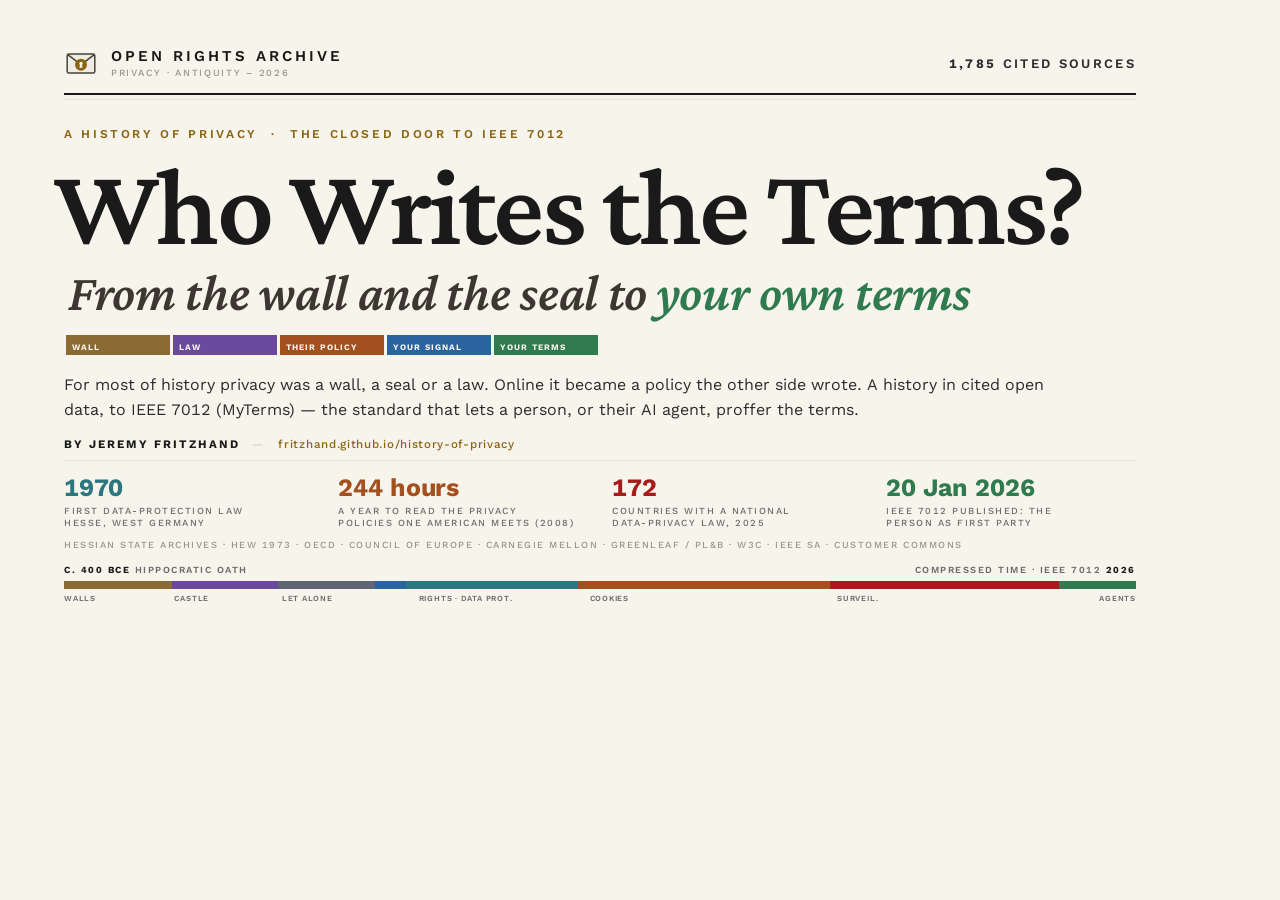
<file: tools/og-card.html>
<!DOCTYPE html>
<!--
  Source for assets/og-image.png — the 1200x630 Open Graph share card.

  Regenerate after editing:
    node tools/render-card.mjs
  which renders this file at 2x and downsamples to exactly 1200x630, the size
  index.html declares in og:image:width / og:image:height.

  Keep it self-contained: only the Google Fonts link may be remote, because the
  renderer has no other network affordance and a missing asset would ship as a
  hole in every unfurl.
-->
<html lang="en">
<head>
<meta charset="UTF-8" />
<title>Who Writes the Terms? — Open Rights Archive</title>
<link rel="preconnect" href="https://fonts.googleapis.com" />
<link rel="preconnect" href="https://fonts.gstatic.com" crossorigin />
<link href="https://fonts.googleapis.com/css2?family=Crimson+Pro:ital,wght@0,400;0,500;0,600;0,700;1,400;1,600&family=Work+Sans:ital,wght@0,400;0,500;0,600;0,700;1,400&display=swap" rel="stylesheet" />
<style>
  *, *::before, *::after { box-sizing: border-box; margin: 0; padding: 0; }
  html, body { width: 1200px; height: 630px; overflow: hidden; }
  body {
    background: #F7F4EC; color: #1A1814;
    font-family: 'Work Sans', system-ui, -apple-system, 'Segoe UI', sans-serif;
    -webkit-font-smoothing: antialiased;
    font-variant-numeric: tabular-nums; font-feature-settings: 'tnum' 1;
  }
  /* One tracking scale, in em, instead of nine hand-nudged px values. */
  .t1 { letter-spacing: .16em } .t2 { letter-spacing: .18em }
  .t3 { letter-spacing: .20em } .t4 { letter-spacing: .22em }

  .card { width: 1200px; height: 630px; padding: 46px 64px 44px; display: flex; flex-direction: column; }
  .card > * { flex: 0 0 auto; }

  .masthead { display: flex; align-items: center; justify-content: space-between; }
  .imprint { display: flex; align-items: center; gap: 13px; }
  .mark { width: 34px; height: 34px; flex-shrink: 0; display: block; }
  .imprint-text { display: flex; flex-direction: column; gap: 4px; }
  .imprint-name { font-size: 15px; font-weight: 600; text-transform: uppercase; line-height: 1; }
  .imprint-sub  { font-size: 9.5px; font-weight: 500; text-transform: uppercase; color: #9A9488; line-height: 1; }
  /* One line, large enough to survive a 300px unfurl. */
  .provenance { font-size: 13px; font-weight: 600; text-transform: uppercase; color: #2B2B2B; line-height: 1; }
  .provenance b { font-weight: 700; }

  .rules { margin-top: 13px; }
  .rule-heavy { height: 2px; background: #1A1A1A; }
  .rule-hair  { height: 1px; background: #E4E1DA; margin-top: 4px; }

  .head { margin-top: 28px; }
  .kicker { font-size: 12px; font-weight: 600; text-transform: uppercase; color: #8A6412; line-height: 1; }
  /* Optical alignment: the D's stem sits inside its side bearing, so the
     glyph has to hang left to meet the rule. Same for the italic A below. */
  h1 {
    margin-top: 15px; margin-left: -10px;
    font-family: 'Crimson Pro', Georgia, 'Times New Roman', serif;
    font-size: 112px; font-weight: 600; line-height: .92;
    letter-spacing: -.024em; color: #1A1A1A;
  }
  .deck {
    margin-top: 8px; margin-left: 4px;
    font-family: 'Crimson Pro', Georgia, 'Times New Roman', serif;
    font-size: 52px; font-weight: 600; font-style: italic;
    line-height: 1.02; letter-spacing: -.006em; color: #3C3831;
  }

  .standfirst { margin-top: 18px; max-width: 1010px; font-size: 16px; line-height: 1.55; color: #2B2B2B; }

  .byline {
    margin-top: 16px; display: flex; align-items: baseline; gap: 12px;
    font-size: 11.5px; text-transform: uppercase; color: #6B6B6B; line-height: 1;
  }
  .byline .name { font-weight: 700; color: #1A1A1A; }
  .byline .sep { color: #C9C4B8; }
  .byline .url { color: #8A6412; font-weight: 500; text-transform: none; letter-spacing: .06em; }

  .spacer { flex: 1 1 auto !important; min-height: 10px; }

  .foot-rule { height: 1px; background: #E4E1DA; }
  /* A grid, so the rail survives a label rewrite. */
  .figures { display: grid; grid-template-columns: repeat(4, 1fr); gap: 24px; margin-top: 14px; }
  .fig-item  { min-width: 0; }
  .fig-num   { font-size: 25px; font-weight: 700; line-height: 1; letter-spacing: -.01em; white-space: nowrap; }
  /* A fixed two-line box so the four labels share a baseline whatever they say. */
  .fig-label { margin-top: 5px; min-height: 24px; font-size: 9.4px; font-weight: 500; text-transform: uppercase; color: #6B6B6B; line-height: 1.25; }
  .fig-a .fig-num { color: #2C7680; }
  .fig-b .fig-num { color: #A4501E; }
  .fig-c .fig-num { color: #A61B1B; }
  .fig-d .fig-num { color: #2F7A4E; }
  /* The thesis strip beside the title: who has written the terms. */
  .terms { display: flex; gap: 3px; margin: 16px 0 0 2px; }
  .terms span { width: 104px; height: 20px; display: flex; align-items: flex-end; padding: 0 0 3px 6px;
                font-size: 8.4px; font-weight: 700; letter-spacing: .12em; text-transform: uppercase; color: #F7F4EC; }
  .deck em { font-style: italic; color: #2F7A4E; }
  /* A card that boasts of 146 institutions should name a few. */
  .sources { margin-top: 11px; font-size: 9.4px; font-weight: 500; text-transform: uppercase; color: #9A9488; line-height: 1; }

  /* Endpoints read as a range above the ribbon; the names below are the key. */
  .era-span { display: flex; justify-content: space-between; align-items: baseline;
              margin-top: 15px; font-size: 9.4px; font-weight: 600;
              text-transform: uppercase; color: #6B6B6B; line-height: 1; }
  .era-span b { color: #1A1A1A; font-weight: 700; }
  .era-bar { display: flex; height: 8px; width: 100%; margin-top: 7px; }
  .era-bar span { display: block; height: 100%; }
  /* Names turn the ribbon from a stripe into a key. */
  .era-names { display: flex; width: 100%; margin-top: 6px; }
  .era-names span {
    font-size: 7.8px; font-weight: 600; text-transform: uppercase;
    /* The two narrowest eras get ~68px of box, so the names row runs tighter
       than the rest of the card's tracking scale rather than colliding. */
    letter-spacing: .10em !important;
    color: #6B6B6B; line-height: 1; white-space: nowrap;
    /* Without min-width:0 a flex item will not shrink below its nowrap text,
       so the narrow eras ran into each other instead of clipping. */
    min-width: 0; overflow: hidden; text-overflow: clip; padding-right: 7px;
  }
  .era-names span:last-child { padding-right: 0; text-align: right; }
</style>
</head>
<body>
  <div class="card">

    <header class="masthead">
      <div class="imprint">
        <!-- Site mark: a sealed letter whose wax seal is a keyhole. -->
        <svg class="mark" viewBox="0 0 32 32" fill="none" xmlns="http://www.w3.org/2000/svg" aria-hidden="true">
          <rect x="3" y="7.5" width="26" height="18" rx="1.6" fill="#F0ECE1" stroke="#45423B" stroke-width="1.4" stroke-linejoin="round"/>
          <path d="M3.8 8.4 L16 17.6 L28.2 8.4" fill="none" stroke="#45423B" stroke-width="1.4" stroke-linejoin="round"/>
          <circle cx="16" cy="17.6" r="5.6" fill="#8A6412"/>
          <circle cx="16" cy="16.4" r="1.55" fill="#F7F4EC"/>
          <path d="M15.05 17.2 H16.95 L17.45 20.4 H14.55 Z" fill="#F7F4EC"/>
        </svg>
        <div class="imprint-text">
          <div class="imprint-name t3">Open Rights Archive</div>
          <div class="imprint-sub t2">Privacy &middot; antiquity &ndash; 2026</div>
        </div>
      </div>
      <div class="provenance t2"><b>1,785</b> Cited Sources</div>
    </header>

    <div class="rules">
      <div class="rule-heavy"></div>
      <div class="rule-hair"></div>
    </div>

    <div class="head">
      <div class="kicker t4">A History of Privacy &nbsp;&middot;&nbsp; The Closed Door to IEEE 7012</div>
      <h1>Who Writes the Terms?</h1>
      <div class="deck">From the wall and the seal to <em>your own terms</em></div>
      <div class="terms"><span style="background:#8C6A33">Wall</span><span style="background:#6A4A9E">Law</span><span style="background:#A4501E">Their policy</span><span style="background:#2A64A0">Your signal</span><span style="background:#2F7A4E">Your terms</span></div>
    </div>

    <p class="standfirst">
      For most of history privacy was a wall, a seal or a law. Online it became a policy the other side wrote. A history in cited open data, to IEEE 7012 (MyTerms) &mdash; the standard that lets a person, or their AI agent, proffer the terms.
    </p>

    <div class="byline t2">
      <span class="name">By Jeremy Fritzhand</span>
      <span class="sep">&mdash;</span>
      <span class="url">fritzhand.github.io/history-of-privacy</span>
    </div>

    <div class="spacer"></div>

    <div class="foot-rule"></div>

    <div class="figures">
      <div class="fig-item fig-a">
        <div class="fig-num">1970</div>
        <div class="fig-label t1">First data-protection law<br />Hesse, West Germany</div>
      </div>
      <div class="fig-item fig-b">
        <div class="fig-num">244 hours</div>
        <div class="fig-label t1">A year to read the privacy<br />policies one American meets (2008)</div>
      </div>
      <div class="fig-item fig-c">
        <div class="fig-num">172</div>
        <div class="fig-label t1">Countries with a national<br />data-privacy law, 2025</div>
      </div>
      <div class="fig-item fig-d">
        <div class="fig-num">20 Jan 2026</div>
        <div class="fig-label t1">IEEE 7012 published: the<br />person as first party</div>
      </div>
    </div>

    <div class="sources t1">
      Hessian State Archives &middot; HEW 1973 &middot; OECD &middot; Council of Europe &middot; Carnegie Mellon &middot; Greenleaf / PL&amp;B &middot; W3C &middot; IEEE SA &middot; Customer Commons
    </div>

    <div class="era-span t1"><span><b>c. 400 BCE</b> Hippocratic Oath</span><span>compressed time &middot; IEEE 7012 <b>2026</b></span></div>

    <!-- Segments are each era's share of the site's compressed time axis
         (meta.timeKnots), not of elapsed years. -->
    <div class="era-bar">
      <span style="flex:101;background:#8C6A33"></span>
      <span style="flex:98;background:#6A4A9E"></span>
      <span style="flex:91;background:#5E6575"></span>
      <span style="flex:29;background:#2A64A0"></span>
      <span style="flex:160;background:#2C7680"></span>
      <span style="flex:235;background:#A4501E"></span>
      <span style="flex:213;background:#A61B1B"></span>
      <span style="flex:72;background:#2F7A4E"></span>
    </div>
    <div class="era-names t1">
      <span style="flex:101">Walls</span>
      <span style="flex:98">Castle</span>
      <span style="flex:91">Let alone</span>
      <span style="flex:29"></span>
      <span style="flex:160">Rights &middot; data prot.</span>
      <span style="flex:235">Cookies</span>
      <span style="flex:213">Surveil.</span>
      <span style="flex:72">Agents</span>
    </div>

  </div>
</body>
</html>
</file>
